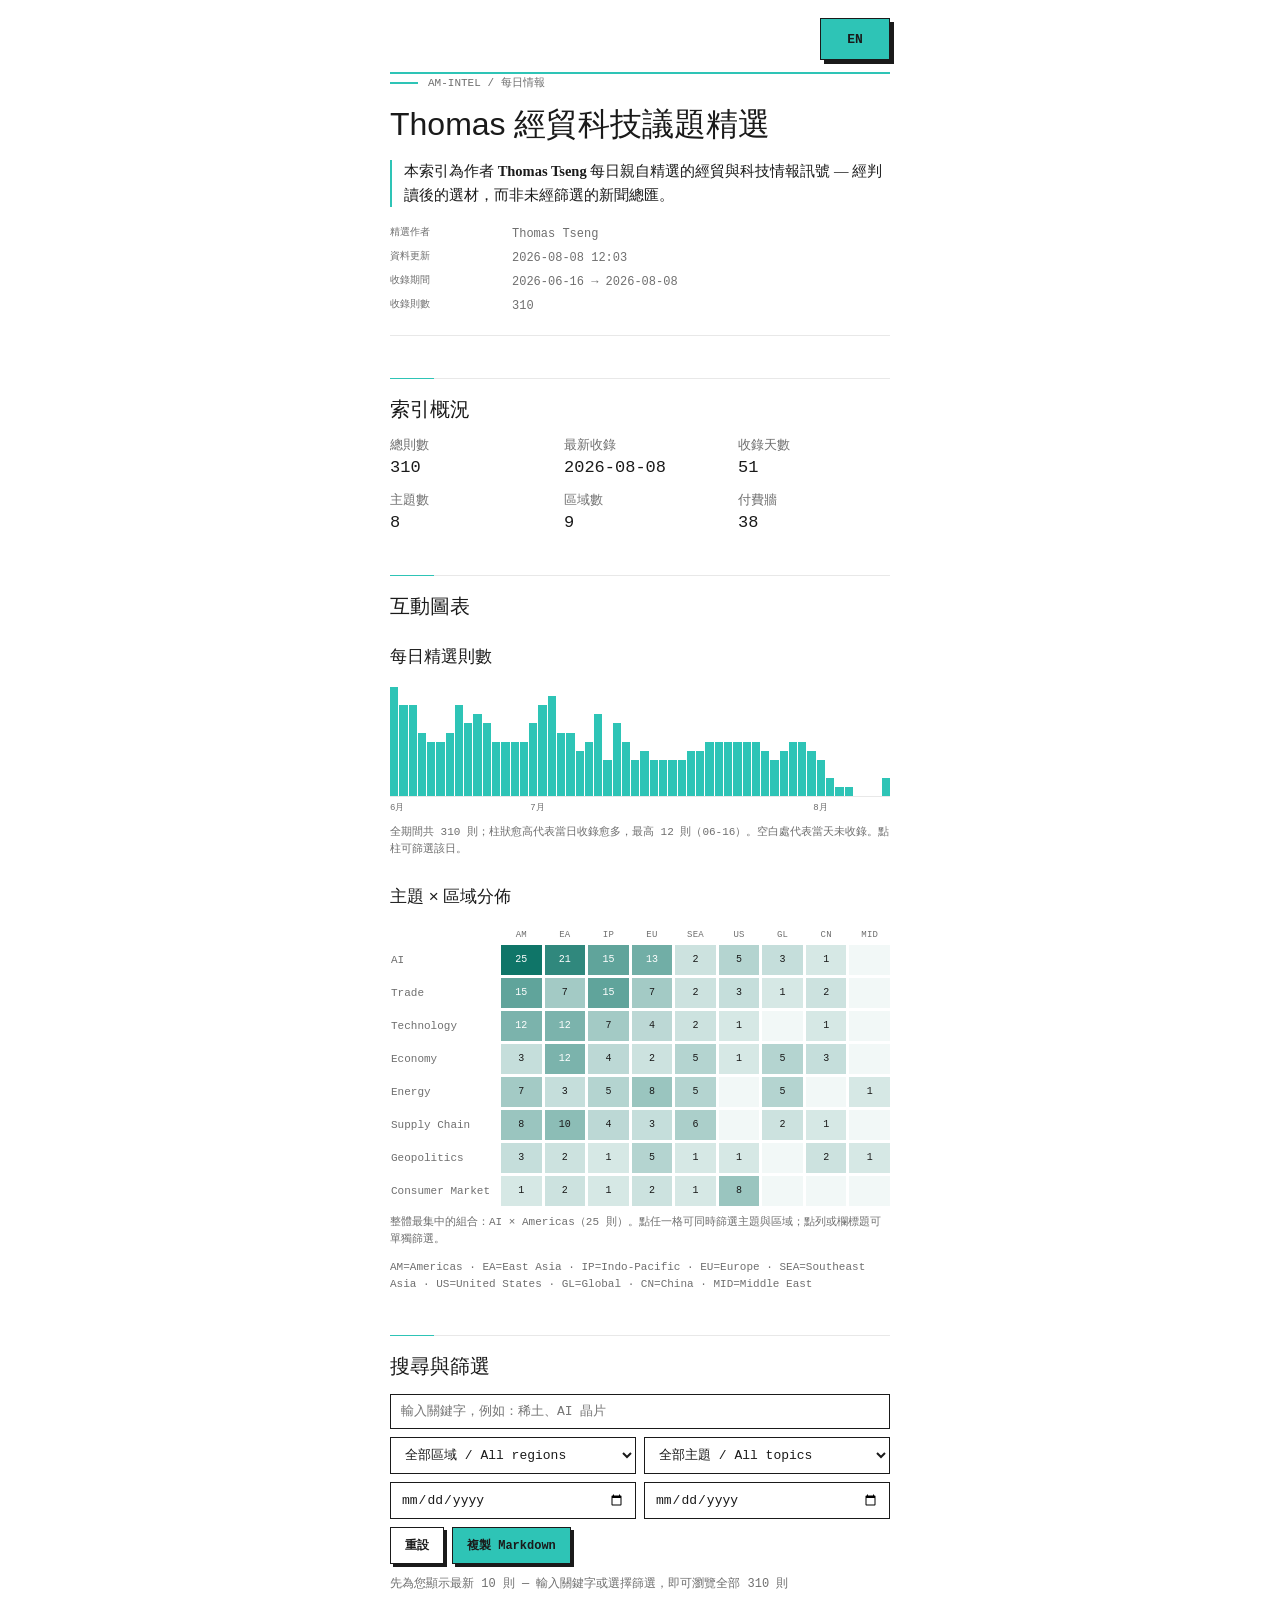
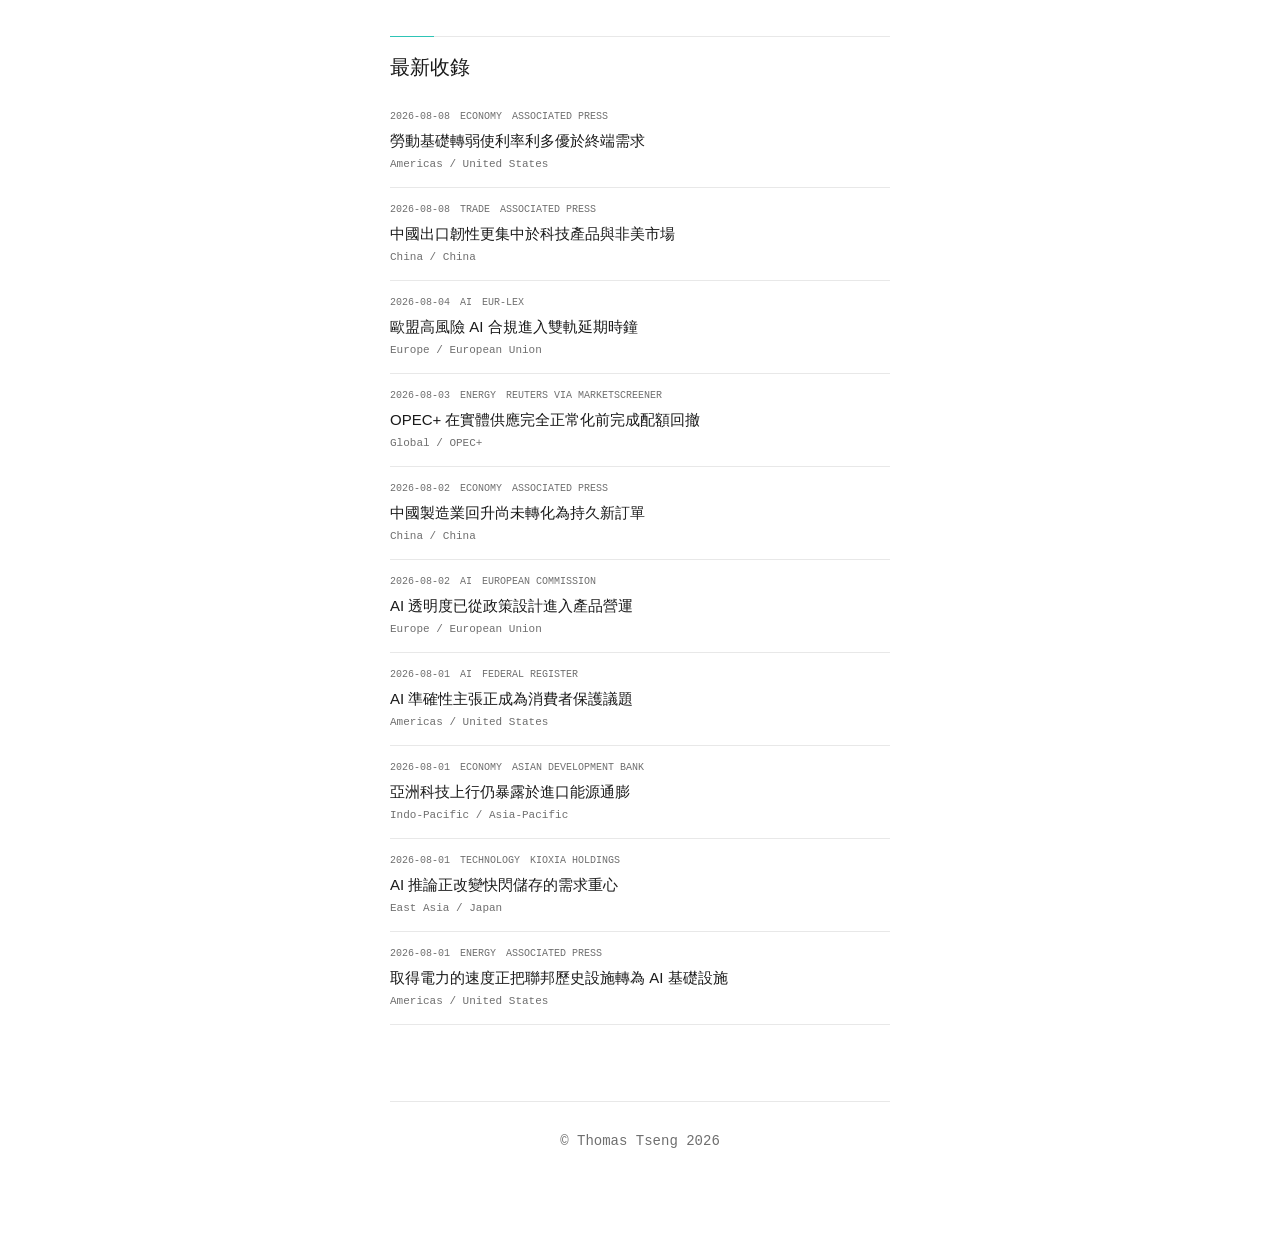
<file: index.html>
<!doctype html>
<html lang="zh-Hant">
<head>
  <meta charset="utf-8">
  <meta name="viewport" content="width=device-width, initial-scale=1">
  <title>Thomas 經貿科技議題精選</title>
  <link rel="icon" href="data:image/svg+xml,<svg xmlns=%22http://www.w3.org/2000/svg%22 viewBox=%220 0 100 100%22><rect width=%22100%22 height=%22100%22 fill=%22%232ec4b6%22/></svg>">
  <style>
:root {
  --bg: #ffffff;
  --text: #1a1a1a;
  --muted: #6f6f6f;
  --line: #e8e8e8;
  --soft: #f6f7f7;
  --accent: #2ec4b6;
  --accent-soft: #e7f7f4;
  --font-body: Palatino, "Times New Roman", Times, Georgia, serif;
  --font-heading: "iA Writer Quattro S", Lato, Arial, sans-serif;
  --font-mono: "iA Writer Mono S", ui-monospace, SFMono-Regular, Menlo, monospace;
}
* { box-sizing: border-box; }
::selection { background: var(--accent-soft); color: var(--text); }
body { margin: 0; background: var(--bg); color: var(--text); font-family: var(--font-body); font-size: 15px; line-height: 1.68; }
.page { position: relative; width: min(500px, calc(100vw - 36px)); margin: 0 auto; padding: 72px 0 84px; }
body[data-lang="en"] [data-lang="zh"], body[data-lang="zh"] [data-lang="en"] { display: none !important; }
.language-toggle { position: absolute; top: 18px; right: 0; z-index: 20; min-width: 70px; min-height: 42px; border: 1px solid var(--text); background: var(--accent); color: var(--text); box-shadow: 4px 4px 0 var(--text); font-family: var(--font-mono); font-size: 13px; font-weight: 700; cursor: pointer; }
.language-toggle:hover { transform: translate(-1px, -1px); box-shadow: 5px 5px 0 var(--text); }
.language-toggle:active { transform: translate(2px, 2px); box-shadow: 2px 2px 0 var(--text); }
.language-toggle:focus-visible { outline: 3px solid var(--text); outline-offset: 4px; }
header { border-top: 2px solid var(--accent); border-bottom: 1px solid var(--line); padding-bottom: 20px; margin-bottom: 38px; }
.eyebrow { font-family: var(--font-mono); font-size: 11px; text-transform: uppercase; color: var(--muted); margin: 0 0 16px; }
.eyebrow::before { content: ""; display: inline-block; width: 28px; height: 2px; margin-right: 10px; vertical-align: middle; background: var(--accent); }
h1 { font-family: var(--font-heading); font-size: 32px; line-height: 1.05; font-weight: 400; margin: 0 0 18px; max-width: 500px; }
.meta { display: grid; gap: 6px; max-width: 500px; color: var(--muted); font-family: var(--font-mono); font-size: 12px; line-height: 1.5; }
.meta div { display: grid; grid-template-columns: 112px 1fr; gap: 10px; }
.meta-label { font-size: 10px; text-transform: uppercase; color: var(--muted); }
section { margin: 42px 0; }
h2 { position: relative; font-family: var(--font-heading); font-size: 20px; line-height: 1.2; font-weight: 400; margin: 0 0 16px; padding-top: 18px; border-top: 1px solid var(--line); }
h2::before { content: ""; position: absolute; top: -1px; left: 0; width: 44px; height: 1px; background: var(--accent); }
h3 { font-family: var(--font-heading); font-size: 17px; line-height: 1.25; font-weight: 400; margin: 28px 0 10px; }
p, li { max-width: 500px; }
a { color: var(--text); text-decoration-color: var(--accent); text-decoration-thickness: 1px; text-underline-offset: 2px; }
a:hover { text-decoration-color: var(--text); }
.muted { color: var(--muted); }
.curator { border-left: 2px solid var(--accent); padding-left: 12px; font-size: 14.5px; line-height: 1.62; margin: 0 0 18px; max-width: 500px; }

/* ---------- Metrics ---------- */
.metrics { display: grid; grid-template-columns: repeat(3, 1fr); column-gap: 22px; row-gap: 14px; }
.metric-label { display: block; font-size: 13px; line-height: 1.25; color: var(--muted); }
.metric-value { display: block; font-family: var(--font-mono); font-size: 17px; line-height: 1.1; margin-top: 6px; color: var(--text); }

/* ---------- Charts ---------- */
.chart-block { margin: 20px 0 26px; }
.chart-caption { color: var(--muted); font-family: var(--font-mono); font-size: 11px; line-height: 1.55; margin-top: 8px; }
/* daily timeline（連續時間軸細柱；空日 = 真實缺口，仍可 hover） */
#chart-tl { display: grid; gap: 1px; height: 110px; align-items: stretch; border-bottom: 1px solid var(--line); }
.tl-slot { position: relative; border: 0; padding: 0; margin: 0; background: transparent; cursor: pointer; display: flex; align-items: flex-end; transition: background 150ms ease; }
.tl-slot:hover { background: var(--accent-soft); }
.tl-slot:focus-visible { outline: 2px solid var(--text); outline-offset: 1px; }
.tl-bar { display: block; width: 100%; background: var(--accent); transition: height 560ms cubic-bezier(0.2, 0.8, 0.2, 1); }
.tl-slot.active { background: var(--accent-soft); }
.tl-slot.active .tl-bar { background: var(--text); }
#tl-x { display: grid; gap: 1px; font-family: var(--font-mono); font-size: 9px; color: var(--muted); margin-top: 4px; }
#tl-x span { overflow: visible; white-space: nowrap; }
/* matrix heatmap（分類 × 區域） */
#chart-matrix { display: grid; gap: 3px; }
.mx-h, .mx-rl { border: 0; background: none; padding: 2px 1px; cursor: pointer; font-family: var(--font-mono); color: var(--muted); }
.mx-h { font-size: 9px; text-align: center; letter-spacing: 0.02em; }
.mx-rl { font-size: 11px; text-align: left; overflow: hidden; text-overflow: ellipsis; white-space: nowrap; }
.mx-h:hover, .mx-rl:hover { color: var(--text); }
.mx-h.active, .mx-rl.active { color: var(--text); font-weight: 700; }
.mx-h:focus-visible, .mx-rl:focus-visible, .mx-cell:focus-visible { outline: 2px solid var(--text); outline-offset: 1px; }
.mx-cell { border: 0; padding: 0; min-height: 30px; cursor: pointer; font-family: var(--font-mono); font-size: 10px; display: flex; align-items: center; justify-content: center; transition: background 320ms ease; }
.mx-cell.active { outline: 2px solid var(--text); }
.mx-corner { pointer-events: none; }
/* tooltip */
#tip { position: fixed; z-index: 50; pointer-events: none; background: var(--text); color: #fff; font-family: var(--font-mono); font-size: 11px; line-height: 1.5; padding: 6px 9px; max-width: 260px; display: none; }

/* ---------- Query console ---------- */
.qrow { display: flex; flex-wrap: wrap; gap: 8px; margin-bottom: 8px; }
input[type="search"], select, input[type="date"] {
  font-family: var(--font-mono); font-size: 13px; color: var(--text);
  background: var(--bg); border: 1px solid var(--text); border-radius: 0;
  padding: 9px 10px; outline: none;
}
input[type="search"] { flex: 1 1 100%; }
select { flex: 1 1 46%; }
input[type="date"] { flex: 1 1 46%; }
input:focus-visible, select:focus-visible { outline: 2px solid var(--accent); outline-offset: 1px; }
.btn { font-family: var(--font-mono); font-size: 12px; font-weight: 700; border: 1px solid var(--text); background: var(--bg); color: var(--text); box-shadow: 3px 3px 0 var(--text); padding: 9px 14px; cursor: pointer; }
.btn:hover { transform: translate(-1px, -1px); box-shadow: 4px 4px 0 var(--text); }
.btn:active { transform: translate(2px, 2px); box-shadow: 1px 1px 0 var(--text); }
.btn.primary { background: var(--accent); }
.btn:disabled { opacity: 0.4; cursor: not-allowed; transform: none; box-shadow: 3px 3px 0 var(--text); }
.status-line { font-family: var(--font-mono); font-size: 12px; color: var(--muted); margin-top: 10px; }
.chip { display: inline-block; font-family: var(--font-mono); font-size: 11px; color: var(--text); background: var(--accent-soft); border: 1px solid var(--accent); padding: 3px 9px; margin: 8px 6px 0 0; cursor: pointer; }

/* ---------- Records (card rows) ---------- */
.rows { margin-top: 4px; }
.row { padding: 14px 0; border-bottom: 1px solid var(--line); cursor: pointer; transition: background 200ms ease; animation: fade-up 320ms cubic-bezier(0.2, 0.8, 0.2, 1) both; }
.row:hover { background: linear-gradient(90deg, var(--accent-soft), transparent 70%); }
@keyframes fade-up { from { opacity: 0; transform: translateY(6px); } to { opacity: 1; transform: none; } }
@keyframes fade-slide { from { opacity: 0; transform: translateY(-4px); } to { opacity: 1; transform: none; } }
.row-top { font-family: var(--font-mono); font-size: 10px; text-transform: uppercase; color: var(--muted); margin-bottom: 4px; display: flex; flex-wrap: wrap; gap: 4px 10px; }
.row-top .pw { color: var(--text); border-bottom: 1px solid var(--accent); }
.row-title { font-family: var(--font-heading); font-size: 15px; line-height: 1.45; }
.row-geo { font-family: var(--font-mono); font-size: 11px; color: var(--muted); margin-top: 3px; }
/* ---------- Detail: Industrial Dashboard panel ---------- */
.detail {
  --ind-panel: #F7F8F9; --ind-line: #DCE0E5;
  --ind-accent: #2EC4B6; --ind-accent-dim: #0F7568;
  --ind-fg1: #1A1A1A; --ind-fg2: #4A5058; --ind-fg3: #8A9098; --ind-green: #1E8E5A;
  position: relative;
  margin: 6px 0 14px; padding: 18px 18px 20px;
  background: var(--ind-panel);
  background-image:
    linear-gradient(rgba(26,26,26,0.04) 1px, transparent 1px),
    linear-gradient(90deg, rgba(26,26,26,0.04) 1px, transparent 1px);
  background-size: 24px 24px;
  border: 1px solid var(--ind-line);
  color: var(--ind-fg1);
  animation: fade-slide 240ms ease-out both;
}
.detail::before, .detail::after { content: ""; position: absolute; width: 10px; height: 10px; pointer-events: none; }
.detail::before { top: -1px; left: -1px; border-top: 2px solid var(--ind-accent); border-left: 2px solid var(--ind-accent); }
.detail::after { bottom: -1px; right: -1px; border-bottom: 2px solid var(--ind-accent); border-right: 2px solid var(--ind-accent); }
.detail, .detail * { font-family: -apple-system, system-ui, "PingFang TC", "Noto Sans TC", sans-serif; }
.detail .mono, .detail .dlabel, .detail .den-title, .detail .tagchip, .detail .k, .detail .v { font-family: "iA Writer Mono S", ui-monospace, SFMono-Regular, Menlo, monospace; }
.det-foot { margin-top: 16px; padding-top: 14px; border-top: 1px solid var(--ind-line); }
.dlabel { font-size: 10px; letter-spacing: 0.2em; text-transform: uppercase; color: var(--ind-accent-dim); margin: 16px 0 6px; }
.detail > .dlabel:first-child { margin-top: 0; }
.detail .dsum { font-size: 13.5px; line-height: 1.75; color: var(--ind-fg1); }
.detail .den-title { font-size: 11px; line-height: 1.5; color: var(--ind-fg3); margin-top: 8px; }
.detail .dkey { display: block; margin-top: 14px; padding: 12px 14px 13px; background: rgba(46,196,182,0.09); border-left: 3px solid var(--ind-accent); }
.detail .dkey .dlabel { margin: 0 0 5px; }
.detail .dki { display: block; font-size: 12.5px; line-height: 1.65; color: var(--ind-fg2); }
.detail .dstrip { display: grid; grid-template-columns: repeat(4, minmax(0, 1fr)); gap: 14px; margin-top: 16px; padding-top: 14px; border-top: 1px solid var(--ind-line); }
.detail .k { display: block; font-size: 10px; letter-spacing: 0.12em; text-transform: uppercase; color: var(--ind-fg3); margin: 0 0 3px; }
.detail .v { display: block; color: var(--ind-fg2); font-size: 11.5px; line-height: 1.6; overflow-wrap: anywhere; }
.detail .v a { color: var(--ind-accent-dim); text-decoration: none; border-bottom: 1px solid var(--ind-accent-dim); }
.detail .v a:hover { color: var(--ind-accent); border-bottom-color: var(--ind-accent); }
.detail .rel-high { color: var(--ind-green); }
.detail .tagchip { display: inline-block; font-size: 10.5px; color: var(--ind-fg2); border: 1px solid var(--ind-line); border-radius: 2px; padding: 2px 8px; margin: 0 6px 6px 0; }
.detail .foot-grid { display: grid; grid-template-columns: 1fr 1fr; gap: 4px 18px; }
.detail .foot-grid .dlabel { margin-top: 0; }
@media (max-width: 480px) {
  .detail .dstrip { grid-template-columns: 1fr 1fr; gap: 12px; }
  .detail .foot-grid { grid-template-columns: 1fr; gap: 12px; }
}
.morebar { text-align: center; padding: 18px 0 0; }
.empty { font-family: var(--font-mono); font-size: 12px; color: var(--muted); padding: 24px 0; }

footer { margin-top: 58px; padding-top: 28px; border-top: 1px solid var(--line); color: var(--muted); font-family: var(--font-mono); font-size: 14px; text-align: center; }
.foot-note { font-size: 11px; margin-top: 6px; }

@media (max-width: 820px) {
  .page { width: calc(100vw - 30px); max-width: 500px; }
  .language-toggle { top: 14px; min-width: 68px; }
  h1 { font-size: 30px; }
  .metrics { grid-template-columns: 1fr 1fr; }
}
@media (max-width: 640px) {
  body { font-size: 14px; line-height: 1.65; }
  .page { width: calc(100vw - 24px); padding: 64px 0 72px; }
  .language-toggle { top: 10px; min-width: 62px; min-height: 38px; box-shadow: 3px 3px 0 var(--text); font-size: 12px; }
  header { margin-bottom: 32px; padding-bottom: 18px; }
  .eyebrow { font-size: 10px; margin-right: 82px; }
  h1 { font-size: 28px; line-height: 1.08; }
  .meta div { grid-template-columns: 1fr; gap: 0; }
  section { margin: 36px 0; }
  h2 { font-size: 19px; }
  .metrics { grid-template-columns: 1fr 1fr; column-gap: 16px; row-gap: 16px; }
  .metric-label { font-size: 12px; }
  .metric-value { font-size: 16px; }
  .crow { grid-template-columns: 96px 1fr 30px; }
}
@media (max-width: 380px) {
  .page { width: calc(100vw - 20px); }
  h1 { font-size: 26px; }
  .metrics { grid-template-columns: 1fr; }
  .eyebrow { margin-right: 72px; }
}
@media (prefers-reduced-motion: reduce) {
  *, *::before, *::after { transition: none !important; animation: none !important; }
}
@media print {
  body { font-size: 12px; }
  .page { width: auto; padding: 24px; }
  .language-toggle, .qrow, .btn, .morebar { display: none; }
  a { color: var(--text); text-decoration: none; }
  .col, .crow-fill { -webkit-print-color-adjust: exact; print-color-adjust: exact; }
}
  </style>
</head>
<body data-lang="zh">
  <main class="page">
    <button class="language-toggle" type="button" data-lang-toggle aria-label="Switch to English" aria-pressed="false">EN</button>
    <header>
      <p class="eyebrow"><span data-lang="zh">AM-INTEL / 每日情報</span><span data-lang="en">AM-INTEL / Daily Intelligence</span></p>
      <h1><span data-lang="zh">Thomas 經貿科技議題精選</span><span data-lang="en">Thomas's Trade &amp; Tech Picks</span></h1>
      <p class="curator"><span data-lang="zh">本索引為作者 <strong>Thomas Tseng</strong> 每日親自精選的經貿與科技情報訊號 — 經判讀後的選材，而非未經篩選的新聞總匯。</span><span data-lang="en">Every item in this index is hand-picked daily by the author, <strong>Thomas Tseng</strong> — a curated selection of trade &amp; tech intelligence, not a raw news feed.</span></p>
      <div class="meta">
        <div><span class="meta-label"><span data-lang="zh">精選作者</span><span data-lang="en">Curator</span></span><span class="meta-value">Thomas Tseng</span></div>
        <div><span class="meta-label"><span data-lang="zh">資料更新</span><span data-lang="en">Updated</span></span><time id="m-generated">–</time></div>
        <div><span class="meta-label"><span data-lang="zh">收錄期間</span><span data-lang="en">Coverage period</span></span><span id="m-range">–</span></div>
        <div><span class="meta-label"><span data-lang="zh">收錄則數</span><span data-lang="en">Items</span></span><span id="m-count">–</span></div>
      </div>
    </header>

    <section>
      <h2><span data-lang="zh">索引概況</span><span data-lang="en">At a Glance</span></h2>
      <div class="metrics">
        <div class="metric"><span class="metric-label"><span data-lang="zh">總則數</span><span data-lang="en">Total items</span></span><span class="metric-value" id="st-total">–</span></div>
        <div class="metric"><span class="metric-label"><span data-lang="zh">最新收錄</span><span data-lang="en">Latest addition</span></span><span class="metric-value" id="st-latest">–</span></div>
        <div class="metric"><span class="metric-label"><span data-lang="zh">收錄天數</span><span data-lang="en">Days covered</span></span><span class="metric-value" id="st-days">–</span></div>
        <div class="metric"><span class="metric-label"><span data-lang="zh">主題數</span><span data-lang="en">Topics</span></span><span class="metric-value" id="st-cats">–</span></div>
        <div class="metric"><span class="metric-label"><span data-lang="zh">區域數</span><span data-lang="en">Regions</span></span><span class="metric-value" id="st-regions">–</span></div>
        <div class="metric"><span class="metric-label"><span data-lang="zh">付費牆</span><span data-lang="en">Paywalled</span></span><span class="metric-value" id="st-paywall">–</span></div>
      </div>
    </section>

    <section>
      <h2><span data-lang="zh">互動圖表</span><span data-lang="en">Interactive Charts</span></h2>

      <h3><span data-lang="zh">每日精選則數</span><span data-lang="en">Daily Picks Over Time</span></h3>
      <div class="chart-block">
        <div id="chart-tl" role="group" aria-label="Daily intake timeline"></div>
        <div id="tl-x" aria-hidden="true"></div>
        <p class="chart-caption" id="cap-cal"></p>
      </div>

      <h3><span data-lang="zh">主題 × 區域分佈</span><span data-lang="en">Topics by Region</span></h3>
      <div class="chart-block">
        <div id="chart-matrix" role="group" aria-label="Category by region matrix heatmap"></div>
        <p class="chart-caption" id="cap-matrix"></p>
        <p class="chart-caption" id="mx-legend"></p>
      </div>
    </section>

    <section>
      <h2><span data-lang="zh">搜尋與篩選</span><span data-lang="en">Search &amp; Filter</span></h2>
      <div class="qrow">
        <input type="search" id="q" placeholder="輸入關鍵字，例如：稀土、AI 晶片" aria-label="keyword search">
        <select id="f-region" aria-label="region filter"></select>
        <select id="f-category" aria-label="category filter"></select>
        <input type="date" id="f-from" aria-label="date from">
        <input type="date" id="f-to" aria-label="date to">
        <button class="btn" id="btn-reset"><span data-lang="zh">重設</span><span data-lang="en">Reset</span></button>
        <button class="btn primary" id="btn-copy" disabled><span data-lang="zh">複製 Markdown</span><span data-lang="en">Copy Markdown</span></button>
      </div>
      <div class="status-line" id="status"></div>
      <div id="active-chips"></div>
    </section>

    <section>
      <h2 id="rows-title"><span data-lang="zh">最新收錄</span><span data-lang="en">Latest Picks</span></h2>
      <div class="rows" id="rows"></div>
      <div class="morebar" id="morebar"></div>
    </section>


    <footer>
      &copy; Thomas Tseng 2026
    </footer>
  </main>
  <div id="tip" role="status" aria-hidden="true"></div>

<script>
const EXPORT_CAP = 100;
const PAGE_SIZE = 40;
let DATA = { items: [] };
let matches = [];
let shown = 0;

const $ = (id) => document.getElementById(id);
const text = (v) => v == null ? "" : (Array.isArray(v) ? v.map(text).join(" ") : String(v));
const esc = (s) => text(s).replace(/[&<>"]/g, c => ({ "&": "&amp;", "<": "&lt;", ">": "&gt;", '"': "&quot;" }[c]));
const dual = (zh, en) => `<span data-lang="zh">${zh}</span><span data-lang="en">${en}</span>`;

function searchable(it) {
  return [
    it.note, it.signal_title_zh, it.signal_title_en, it.topic,
    it.summary_zh, it.summary_en, it.key_issue,
    it.region, it.country, it.category, it.sub_category,
    it.source, it.tags, it.source_tags, it.stakeholders,
  ].map(text).join(" ").toLowerCase();
}
const titleZh = (it) => it.signal_title_zh || it.topic || it.note;
const titleEn = (it) => it.signal_title_en || it.topic || it.note;
const sourceLabelZh = (it) => `${it.source || "原文"}${it.paywall ? "（付費牆）" : ""}`;
const mdLink = (label, url) => url ? `[${label}](${url})` : label;

/* ---------- Export (AM-intel/AGENTS.md Markdown Export Policy) ---------- */
function exportMarkdown(list, keyword) {
  const lines = [
    `# 關鍵字檢索：${keyword || "（全部）"}`, "",
    `匯出時間：${new Date().toISOString().slice(0, 16).replace("T", " ")}`,
    `結果數：${list.length}`, "",
  ];
  for (const it of list) {
    lines.push(`## ${titleZh(it)}`);
    lines.push("");
    lines.push(`- 日期：${it.date}`);
    lines.push(`- 區域 / 國家：${it.region || ""}${it.country ? " / " + it.country : ""}`);
    lines.push(`- 分類：${it.category || ""}`);
    lines.push(`- 來源：${mdLink(sourceLabelZh(it), it.source_url)}`);
    lines.push(`- 標題：[[${titleZh(it)}]]`);
    if (it.summary_zh) lines.push(`- 摘要：${it.summary_zh}`);
    if (it.key_issue) lines.push(`- 關鍵議題：${it.key_issue}`);
    lines.push("");
  }
  return lines.join("\n");
}

/* ---------- Aggregation ---------- */
function countBy(items, key) {
  const m = new Map();
  for (const it of items) m.set(it[key] || "N/A", (m.get(it[key] || "N/A") || 0) + 1);
  return [...m.entries()].sort((a, b) => b[1] - a[1]);
}

/* ---------- Tooltip ---------- */
const tip = $("tip");
function showTip(e, html) {
  tip.innerHTML = html;
  tip.style.display = "block";
  const x = Math.min(e.clientX + 12, window.innerWidth - 200);
  tip.style.left = x + "px";
  tip.style.top = (e.clientY + 14) + "px";
}
function hideTip() { tip.style.display = "none"; }

/* ---------- Charts: heatmaps, build once + cross-filter live update ----------
   月曆熱力圖排除「日期」條件；分類×區域矩陣排除「分類+區域」條件。
   深淺 = 則數強度；點擊 = 篩選；選中以外框高亮。 */
let CAT_KEYS = [], REGION_KEYS = [], CAL_DATES = [], chartsBuilt = false;
const REG_ABBR = { "East Asia": "EA", "Americas": "AM", "Indo-Pacific": "IP", "Europe": "EU", "United States": "US", "Southeast Asia": "SEA", "Global": "GL", "China": "CN", "Northeast Asia": "NEA" };
const abbr = (r) => REG_ABBR[r] || r.slice(0, 3).toUpperCase();

function passesExcept(it, f, skip) {
  return (!f.q || it._s.includes(f.q)) &&
    (skip.includes("region")   || !f.region   || it.region === f.region) &&
    (skip.includes("category") || !f.category || it.category === f.category) &&
    (skip.includes("date")     || ((!f.from || it.date >= f.from) && (!f.to || it.date <= f.to)));
}

/* 強度色：深薄荷 #0F7568 疊加透明度；零值近白（真零不誇大） */
const heatBg = (n, max) => n === 0
  ? "rgba(15,117,104,0.05)"
  : `rgba(15,117,104,${(0.14 + 0.86 * n / max).toFixed(2)})`;
const heatFg = (n, max) => (n > 0 && n / max > 0.45) ? "#fff" : "#1a1a1a";

const ymd = (dt) => `${dt.getFullYear()}-${String(dt.getMonth() + 1).padStart(2, "0")}-${String(dt.getDate()).padStart(2, "0")}`;
const parseD = (s) => new Date(+s.slice(0, 4), +s.slice(5, 7) - 1, +s.slice(8, 10), 12);

function buildCharts() {
  CAT_KEYS = countBy(DATA.items, "category").map(p => p[0]);
  REGION_KEYS = countBy(DATA.items, "region").map(p => p[0]);
  const dates = DATA.items.map(i => i.date).sort();
  const minD = parseD(dates[0]), maxD = parseD(dates[dates.length - 1]);

  /* --- 時間軸（連續日期，含空日缺口） --- */
  const tl = $("chart-tl"), tlx = $("tl-x");
  let lastMonth = -1;
  for (let d = new Date(minD); d <= maxD; d.setDate(d.getDate() + 1)) {
    const key = ymd(d);
    CAL_DATES.push(key);
    const slot = document.createElement("button");
    slot.type = "button"; slot.className = "tl-slot"; slot.dataset.key = key;
    slot.innerHTML = '<span class="tl-bar" style="height:0%"></span>';
    slot.addEventListener("mousemove", (e) => showTip(e, slot.dataset.tt));
    slot.addEventListener("mouseleave", hideTip);
    slot.addEventListener("click", () => {
      const on = $("f-from").value === key && $("f-to").value === key;
      $("f-from").value = on ? "" : key;
      $("f-to").value = on ? "" : key;
      render();
    });
    tl.appendChild(slot);
    const lbl = document.createElement("span");
    if (d.getMonth() !== lastMonth) {
      lastMonth = d.getMonth();
      lbl.innerHTML = dual(`${lastMonth + 1}月`, d.toLocaleString("en", { month: "short" }));
    }
    tlx.appendChild(lbl);
  }
  tl.style.gridTemplateColumns = `repeat(${CAL_DATES.length}, 1fr)`;
  tlx.style.gridTemplateColumns = `repeat(${CAL_DATES.length}, 1fr)`;

  /* --- 矩陣 --- */
  const mx = $("chart-matrix");
  mx.style.gridTemplateColumns = `108px repeat(${REGION_KEYS.length}, 1fr)`;
  const corner = document.createElement("div");
  corner.className = "mx-corner";
  mx.appendChild(corner);
  for (const reg of REGION_KEYS) {
    const h = document.createElement("button");
    h.type = "button"; h.className = "mx-h";
    h.textContent = abbr(reg); h.title = reg; h.dataset.reg = reg;
    h.addEventListener("click", () => { $("f-region").value = ($("f-region").value === reg) ? "" : reg; render(); });
    mx.appendChild(h);
  }
  for (const cat of CAT_KEYS) {
    const rl = document.createElement("button");
    rl.type = "button"; rl.className = "mx-rl";
    rl.textContent = cat; rl.title = cat; rl.dataset.cat = cat;
    rl.addEventListener("click", () => { $("f-category").value = ($("f-category").value === cat) ? "" : cat; render(); });
    mx.appendChild(rl);
    for (const reg of REGION_KEYS) {
      const c = document.createElement("button");
      c.type = "button"; c.className = "mx-cell";
      c.dataset.cat = cat; c.dataset.reg = reg;
      c.addEventListener("mousemove", (e) => showTip(e, c.dataset.tt));
      c.addEventListener("mouseleave", hideTip);
      c.addEventListener("click", () => {
        const both = $("f-category").value === cat && $("f-region").value === reg;
        $("f-category").value = both ? "" : cat;
        $("f-region").value = both ? "" : reg;
        render();
      });
      mx.appendChild(c);
    }
  }
  $("mx-legend").textContent = REGION_KEYS.map(r => `${abbr(r)}=${r}`).join(" · ");
}

function updateCharts() {
  const f = currentFilter();
  const filtered = f.q || f.region || f.category || f.from || f.to;
  const unit = document.body.dataset.lang === "zh" ? "則" : "items";

  /* 時間軸（排除日期自身） */
  const cBase = DATA.items.filter(it => passesExcept(it, f, "date"));
  const cCount = new Map(CAL_DATES.map(k => [k, 0]));
  for (const it of cBase) if (cCount.has(it.date)) cCount.set(it.date, cCount.get(it.date) + 1);
  const cMax = Math.max(...cCount.values(), 1);
  let peakDate = "", peakN = 0;
  for (const [k, n] of cCount) if (n > peakN) { peakN = n; peakDate = k; }
  $("chart-tl").querySelectorAll(".tl-slot").forEach(slot => {
    const d = slot.dataset.key, n = cCount.get(d);
    slot.querySelector(".tl-bar").style.height = (n / cMax * 100).toFixed(1) + "%";
    slot.classList.toggle("active", f.from === d && f.to === d);
    slot.dataset.tt = `${d}<br>${n} ${unit}`;
    slot.setAttribute("aria-label", `${d}: ${n}`);
  });
  const cTotal = [...cCount.values()].reduce((s2, n) => s2 + n, 0);
  $("cap-cal").innerHTML = cTotal === 0
    ? dual("這組篩選下沒有符合的新聞。", "Nothing matches the current filters.")
    : (filtered
      ? dual(
          `以目前篩選來看，共 ${cTotal} 則；單日最高 ${peakN} 則（${peakDate.slice(5)}）。點柱可篩選該日。`,
          `With these filters: ${cTotal} items; peak ${peakN} on ${peakDate.slice(5)}. Click a bar to filter that day.`)
      : dual(
          `全期間共 ${cTotal} 則；柱狀愈高代表當日收錄愈多，最高 ${peakN} 則（${peakDate.slice(5)}）。空白處代表當天未收錄。點柱可篩選該日。`,
          `${cTotal} items in total. Taller bars mean more picks that day — peak ${peakN} on ${peakDate.slice(5)}; blank days had none. Click a bar to filter that day.`));

  /* 矩陣（排除分類+區域自身） */
  const mBase = DATA.items.filter(it => passesExcept(it, f, "category+region"));
  const mCount = new Map();
  for (const it of mBase) {
    const k = it.category + "|" + it.region;
    mCount.set(k, (mCount.get(k) || 0) + 1);
  }
  const mMax = Math.max(...mCount.values(), 1);
  let topK = "", topN = 0;
  for (const [k, n] of mCount) if (n > topN) { topN = n; topK = k; }
  $("chart-matrix").querySelectorAll(".mx-cell").forEach(c => {
    const n = mCount.get(c.dataset.cat + "|" + c.dataset.reg) || 0;
    c.style.background = heatBg(n, mMax);
    c.style.color = heatFg(n, mMax);
    c.textContent = n > 0 ? n : "";
    c.classList.toggle("active", f.category === c.dataset.cat && f.region === c.dataset.reg);
    c.dataset.tt = `${esc(c.dataset.cat)} × ${esc(c.dataset.reg)}<br>${n} ${unit}`;
    c.setAttribute("aria-label", `${c.dataset.cat} × ${c.dataset.reg}: ${n}`);
  });
  $("chart-matrix").querySelectorAll(".mx-rl").forEach(b => b.classList.toggle("active", f.category === b.dataset.cat));
  $("chart-matrix").querySelectorAll(".mx-h").forEach(b => b.classList.toggle("active", f.region === b.dataset.reg));
  const [tCat, tReg] = topK.split("|");
  $("cap-matrix").innerHTML = mBase.length === 0
    ? dual("這組篩選下沒有符合的新聞。", "Nothing matches the current filters.")
    : dual(
        `${filtered ? `以目前篩選來看（共 ${mBase.length} 則），` : "整體"}最集中的組合：${tCat} × ${tReg}（${topN} 則）。點任一格可同時篩選主題與區域；點列或欄標題可單獨篩選。`,
        `${filtered ? `With these filters (${mBase.length} items), the` : "The"} busiest pairing: ${tCat} × ${tReg} (${topN} items). Click a cell to focus on that topic-region pair, or a row / column header for just one.`
      );
}

function renderCharts() {
  if (!chartsBuilt) {
    chartsBuilt = true;
    buildCharts();
    requestAnimationFrame(() => requestAnimationFrame(updateCharts));
    return;
  }
  updateCharts();
}

/* ---------- Filter ---------- */
function currentFilter() {
  return {
    q: $("q").value.trim().toLowerCase(),
    region: $("f-region").value,
    category: $("f-category").value,
    from: $("f-from").value,
    to: $("f-to").value,
  };
}
function applyFilter() {
  const f = currentFilter();
  matches = DATA.items.filter((it) =>
    (!f.q || it._s.includes(f.q)) &&
    (!f.region || it.region === f.region) &&
    (!f.category || it.category === f.category) &&
    (!f.from || it.date >= f.from) &&
    (!f.to || it.date <= f.to)
  );
}

/* ---------- Records ---------- */
function rowNode(it) {
  const div = document.createElement("div");
  div.className = "row";
  div.setAttribute("role", "button");
  div.tabIndex = 0;
  const pwZh = it.paywall ? ` · <span class="pw">付費牆</span>` : "";
  const pwEn = it.paywall ? ` · <span class="pw">paywall</span>` : "";
  div.innerHTML =
    `<div class="row-top"><span>${it.date}</span><span>${esc(it.category)}</span>` +
    `<span>${dual(esc(it.source) + pwZh, esc(it.source) + pwEn)}</span></div>` +
    `<div class="row-title">${dual(esc(titleZh(it)), esc(titleEn(it)))}</div>` +
    `<div class="row-geo">${esc(it.region)}${it.country ? " / " + esc(it.country) : ""}</div>`;
  const open = () => toggleDetail(div, it);
  div.addEventListener("click", open);
  div.addEventListener("keydown", (e) => { if (e.key === "Enter" || e.key === " ") { e.preventDefault(); open(); } });
  return div;
}

function detailNode(it) {
  const d = document.createElement("div");
  d.className = "detail";
  const chips = (arr) => (Array.isArray(arr) ? arr : []).map(t => `<span class="tagchip">${esc(t)}</span>`).join("") || `<span class="v">–</span>`;
  const L = (en, zh) => dual(`${en} // ${zh}`, en);  /* 工業版複合標籤；EN 模式僅英文（no-CJK 契約） */
  const url = esc(it.source_url);
  /* Key Issue 為純 callout（不帶連結）；原文超連結統一由 Source 欄承擔 */
  const keyBlock = it.key_issue
    ? `<div data-lang="zh"><div class="dkey"><span class="dlabel">Key Issue // 關鍵議題</span><span class="dki">${esc(it.key_issue)}</span></div></div>`
    : "";
  const srcText = dual(esc(sourceLabelZh(it)), esc(it.source) + (it.paywall ? " (paywall)" : ""));
  d.innerHTML = `
    <div class="dlabel">${L("Summary", "摘要")}</div>
    <div class="dsum">${dual(esc(it.summary_zh) || "本則未附摘要", esc(it.summary_en) || "No summary available")}</div>
    ${it.signal_title_en ? `<div class="den-title" data-lang="zh">${esc(it.signal_title_en)}</div>` : ""}
    ${keyBlock}
    <div class="dstrip">
      <div><span class="k">Topic</span><span class="v">${esc(it.topic) || "–"}</span></div>
      <div><span class="k">Sub-category</span><span class="v">${esc(it.sub_category) || "–"}</span></div>
      <div><span class="k">Relevance</span><span class="v ${it.business_relevance === "high" ? "rel-high" : ""}">${esc(it.business_relevance) || "–"}</span></div>
      <div><span class="k">${L("Source", "來源")}</span><span class="v">${it.source_url
        ? `<a href="${url}" target="_blank" rel="noopener">${srcText} ↗</a>`
        : srcText}</span></div>
    </div>
    <div class="det-foot" data-lang="zh">
      <div class="foot-grid">
        <div><div class="dlabel">Stakeholders // 利害關係方</div><div>${chips(it.stakeholders)}</div></div>
        <div><div class="dlabel">Tags // 標籤</div><div>${chips(it.tags)}</div></div>
      </div>
    </div>`;
  return d;
}

function toggleDetail(rowEl, it) {
  const next = rowEl.nextElementSibling;
  if (next && next.classList.contains("detail")) { next.remove(); return; }
  document.querySelectorAll(".detail").forEach(x => x.remove());
  rowEl.after(detailNode(it));
}

function appendRows(from, to) {
  const box = $("rows");
  let ri = 0;
  for (const it of matches.slice(from, to)) {
    const node = rowNode(it);
    node.style.animationDelay = Math.min(ri++ * 28, 320) + "ms";
    box.appendChild(node);
  }
  shown = Math.min(to, matches.length);
  const mb = $("morebar");
  mb.replaceChildren();
  if (shown < matches.length) {
    const b = document.createElement("button");
    b.className = "btn";
    b.innerHTML = dual(`載入更多（剩 ${matches.length - shown} 則）`, `Load more (${matches.length - shown} remaining)`);
    b.addEventListener("click", () => appendRows(shown, shown + PAGE_SIZE));
    mb.appendChild(b);
  }
}

function renderChips() {
  const f = currentFilter();
  const box = $("active-chips");
  box.replaceChildren();
  const chips = [];
  if (f.q) chips.push([`“${f.q}”`, () => { $("q").value = ""; }]);
  if (f.region) chips.push([f.region, () => { $("f-region").value = ""; }]);
  if (f.category) chips.push([f.category, () => { $("f-category").value = ""; }]);
  if (f.from || f.to) chips.push([`${f.from || "…"} → ${f.to || "…"}`, () => { $("f-from").value = ""; $("f-to").value = ""; }]);
  for (const [label, clear] of chips) {
    const b = document.createElement("button");
    b.className = "chip";
    b.type = "button";
    b.textContent = `${label} ✕`;
    b.addEventListener("click", () => { clear(); render(); });
    box.appendChild(b);
  }
}

const DEFAULT_ROWS = 10;
function render() {
  applyFilter();
  $("rows").replaceChildren();
  const f = currentFilter();
  const filtered = f.q || f.region || f.category || f.from || f.to;
  if (!filtered) matches = DATA.items.slice(0, DEFAULT_ROWS);
  $("btn-copy").disabled = matches.length === 0;
  $("rows-title").innerHTML = filtered
    ? dual("檢索結果", "Records")
    : dual("最新收錄", "Latest Picks");
  $("status").innerHTML = filtered
    ? dual(`符合 ${matches.length} 則（共 ${DATA.items.length} 則）`, `${matches.length} of ${DATA.items.length} items match`)
    : dual(`先為您顯示最新 ${matches.length} 則 — 輸入關鍵字或選擇篩選，即可瀏覽全部 ${DATA.items.length} 則`,
           `Showing the ${matches.length} most recent picks — type a keyword or use the filters to browse all ${DATA.items.length}`);
  renderChips();
  renderCharts();
  if (matches.length === 0) {
    $("rows").innerHTML = `<div class="empty">${dual("沒有符合的新聞", "No matching items")}</div>`;
    $("morebar").replaceChildren();
    return;
  }
  appendRows(0, PAGE_SIZE);
}

/* ---------- Events ---------- */
$("q").addEventListener("input", render);
["f-region", "f-category", "f-from", "f-to"].forEach(id => $(id).addEventListener("change", render));
$("btn-reset").addEventListener("click", () => {
  ["q", "f-region", "f-category", "f-from", "f-to"].forEach(id => $(id).value = "");
  render();
});
$("btn-copy").addEventListener("click", async () => {
  const btn = $("btn-copy");
  const f = currentFilter();
  const isFiltered = f.q || f.region || f.category || f.from || f.to;
  const label = f.q || (isFiltered ? "（篩選結果）" : "（最新收錄）");
  const md = exportMarkdown(matches.slice(0, EXPORT_CAP), label);
  try {
    await navigator.clipboard.writeText(md);
    btn.innerHTML = matches.length > EXPORT_CAP
      ? dual(`已複製前 ${EXPORT_CAP} 則`, `Copied first ${EXPORT_CAP}`)
      : dual("已複製 ✓", "Copied ✓");
  } catch (e) { btn.innerHTML = dual("複製失敗", "Copy failed"); console.error(e); }
  setTimeout(() => { btn.innerHTML = dual("複製 Markdown", "Copy Markdown"); }, 1500);
});

/* ---------- Language toggle (template standard) ---------- */
const toggle = document.querySelector("[data-lang-toggle]");
const titles = { zh: "Thomas 經貿科技議題精選", en: "Thomas's Trade & Tech Picks — Curated by Thomas Tseng" };
function setLanguage(lang) {
  const next = lang === "en" ? "en" : "zh";
  document.documentElement.lang = next === "zh" ? "zh-Hant" : "en";
  document.body.dataset.lang = next;
  document.title = titles[next];
  toggle.textContent = next === "zh" ? "EN" : "ZH";
  toggle.setAttribute("aria-label", next === "zh" ? "Switch to English" : "Switch to Traditional Chinese");
  toggle.setAttribute("aria-pressed", next === "en" ? "true" : "false");
  $("q").placeholder = next === "zh" ? "輸入關鍵字，例如：稀土、AI 晶片" : "Search — e.g. rare earth, AI chips";
  if (DATA.items.length) updateCharts();
}
toggle.addEventListener("click", () => setLanguage(document.body.dataset.lang === "zh" ? "en" : "zh"));

/* ---------- Init ---------- */
function boot(d) {
    DATA = d;
    DATA.items.forEach(it => { it._s = searchable(it); });
    const dates = [...new Set(d.items.map(i => i.date))].sort();
    const cats = countBy(d.items, "category");
    const regs = countBy(d.items, "region");
    const fillSel = (id, zhAll, enAll, pairs) => {
      const s = $(id);
      const o0 = document.createElement("option");
      o0.value = "";
      o0.textContent = `${zhAll} / ${enAll}`;
      s.appendChild(o0);
      for (const [v] of pairs) {
        const o = document.createElement("option");
        o.value = o.textContent = v;
        s.appendChild(o);
      }
    };
    fillSel("f-region", "全部區域", "All regions", regs);
    fillSel("f-category", "全部主題", "All topics", cats);
    $("m-generated").textContent = d.generated_at.replace("T", " ").slice(0, 16);
    $("m-range").textContent = `${dates[0]} → ${dates[dates.length - 1]}`;
    $("m-count").textContent = d.count;
    $("st-total").textContent = d.count;
    $("st-latest").textContent = d.latest_date;
    $("st-days").textContent = dates.length;
    $("st-cats").textContent = cats.length;
    $("st-regions").textContent = regs.length;
    $("st-paywall").textContent = d.items.filter(i => i.paywall).length;
    render();
}
/* 載入順序：1) 內嵌 dataset（vault 離線版，builder 注入）2) fetch data.json（Pages 版） */
/* 絕對 URL 用片段 join 組裝：GAS HtmlService 會改寫頁面內（含 script 與註解）的 URL 樣式序列，
   使 document.write 載入器產生非法 token（2026-07-23 以 probe A-F 二分法實測定位）。
   任何「協定 + 雙斜線 + 網域」的完整序列都不得直接出現在本檔。 */
const DATA_URLS = ["data.json", ["https:", "thomas92tw.github.io", "am-intel-dashboard", "data.json"].join("/").replace(":/", ":" + "//")];
const inline = document.getElementById("dataset");
if (inline) {
  boot(JSON.parse(inline.textContent));
} else {
  (async () => {
    for (const url of DATA_URLS) {
      try {
        const r = await fetch(url);
        if (!r.ok) throw new Error(`HTTP ${r.status}`);
        boot(await r.json());
        return;
      } catch (e) { console.warn(`data source failed: ${url}`, e); }
    }
    $("status").innerHTML = dual(
      "無法載入資料來源（data.json）。",
      "Failed to load the data source (data.json)."
    );
  })();
}
</script>
</body>
</html>
</file>
